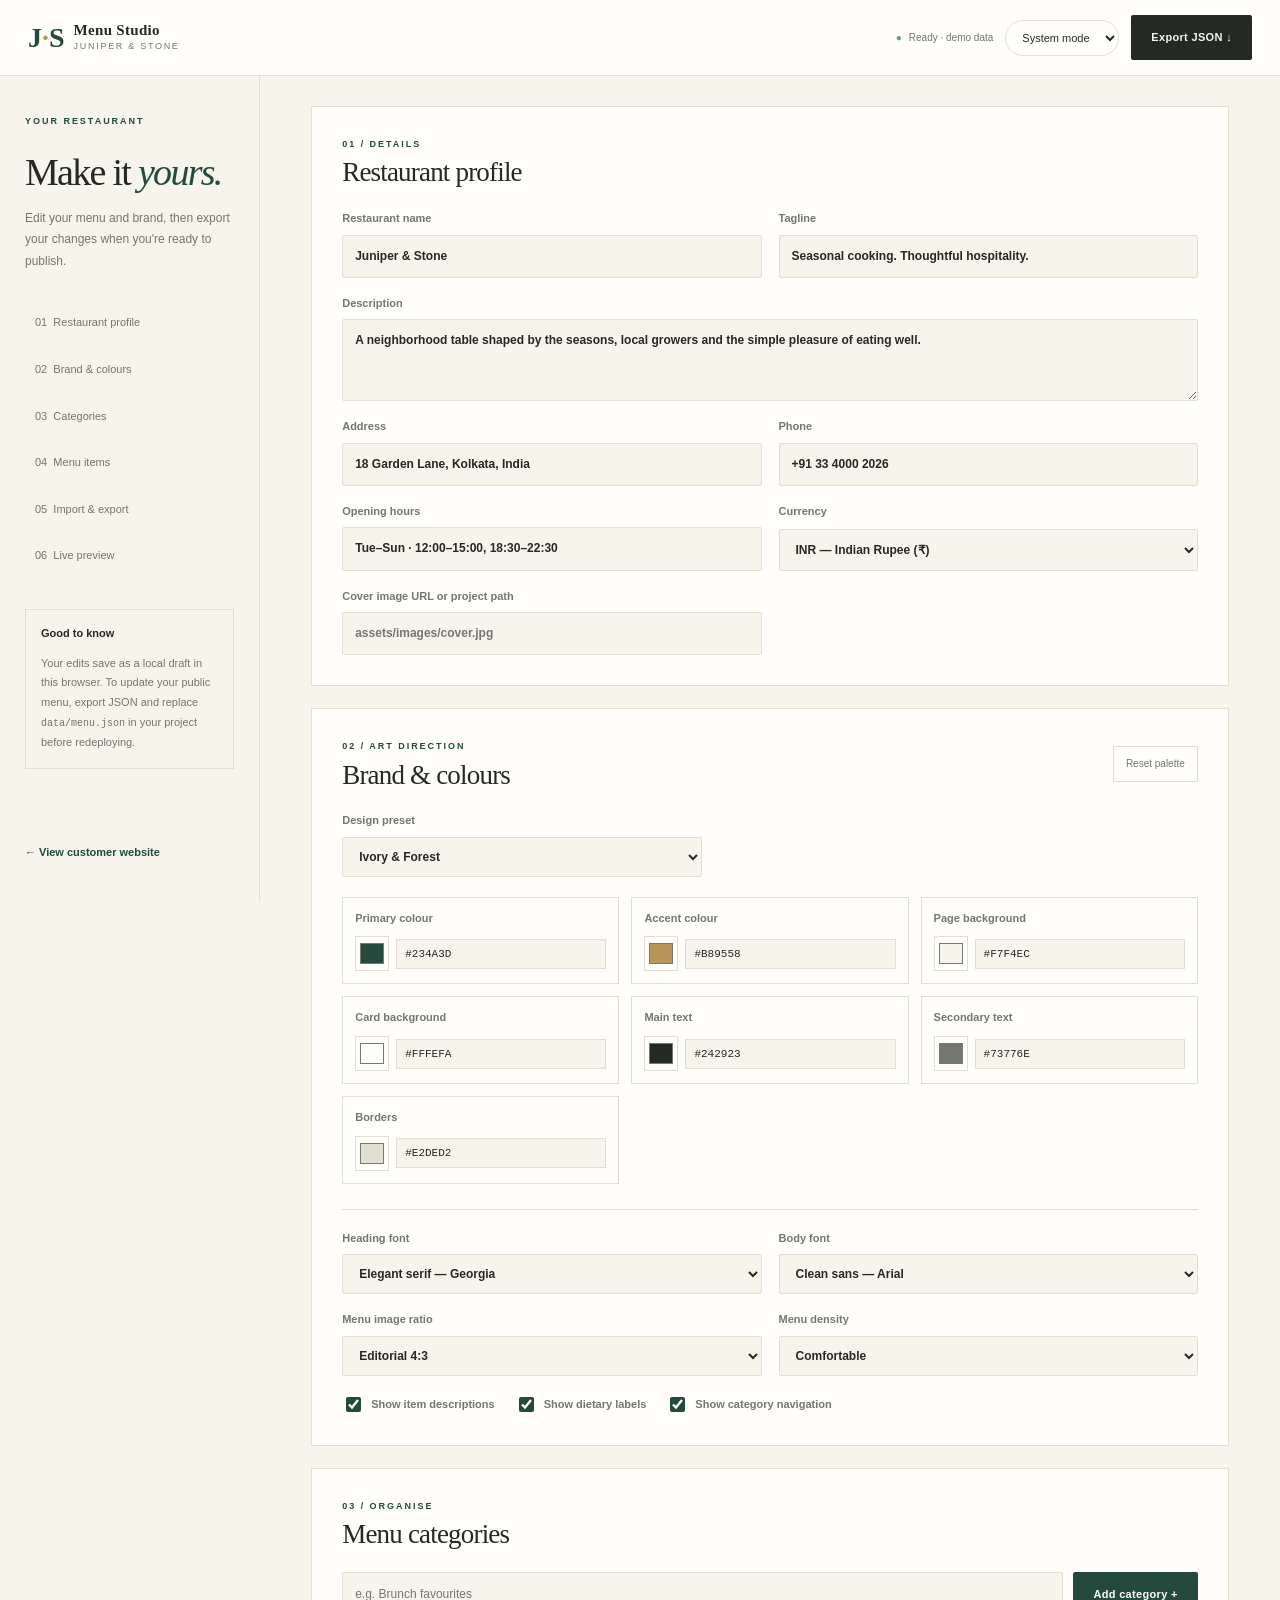
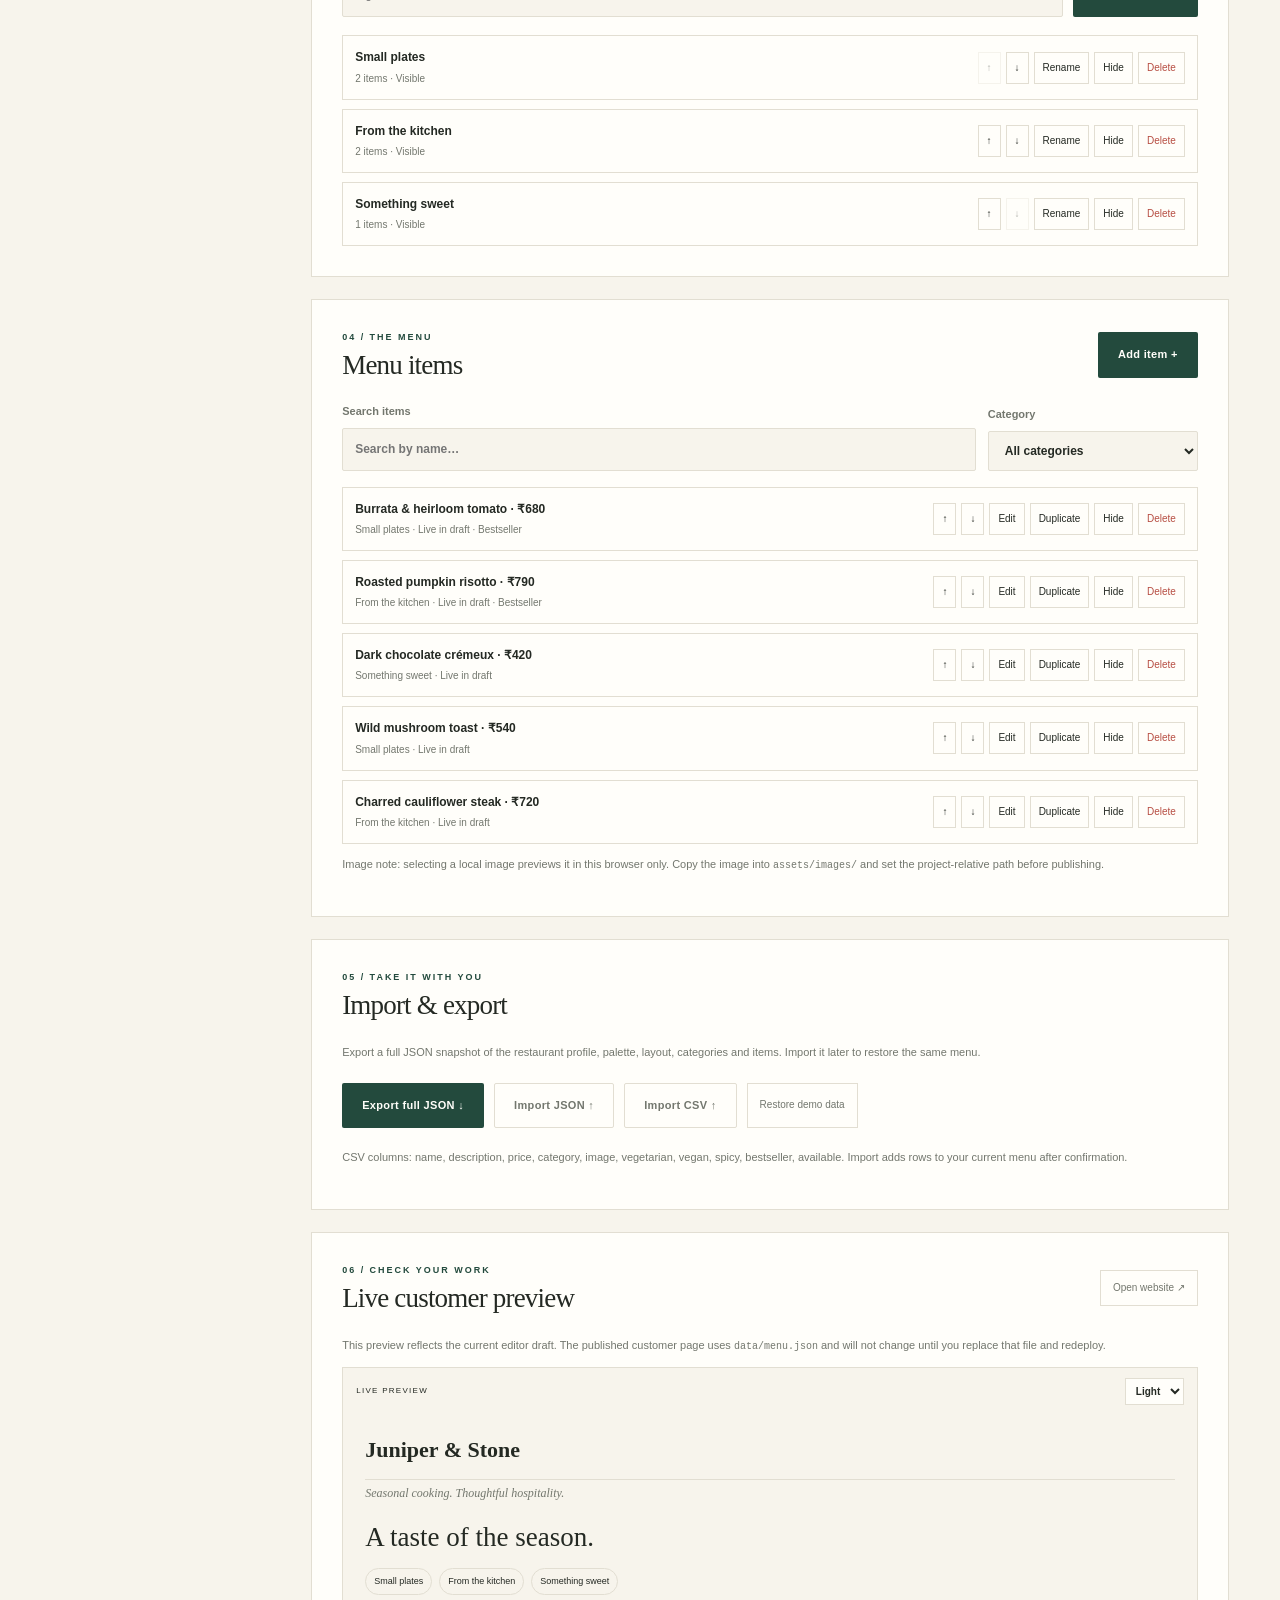
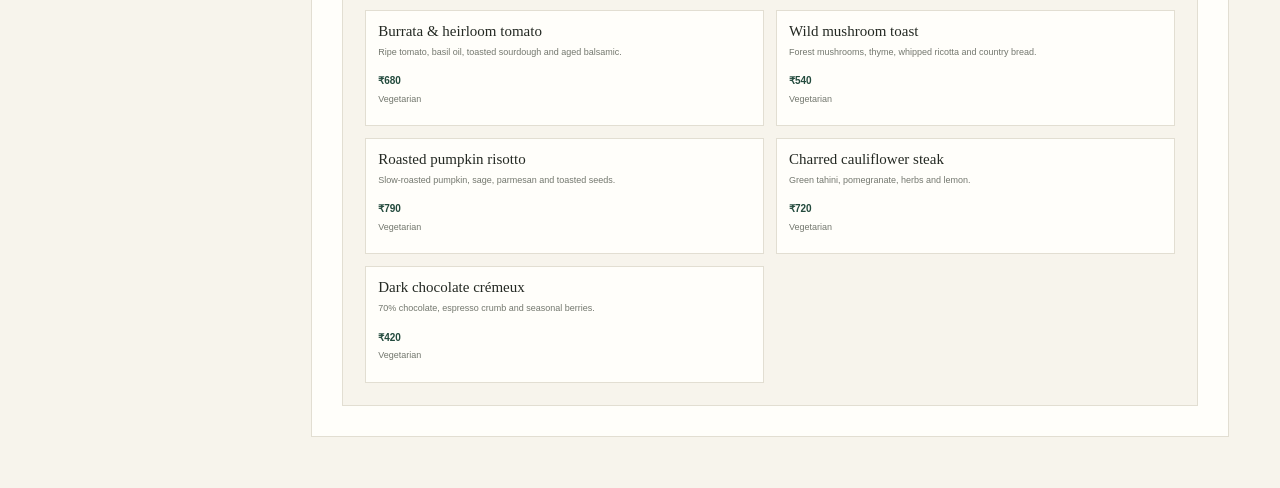
<file: menu-editor.html>
<!doctype html><html lang="en" data-page="editor"><head><meta charset="utf-8"><meta name="viewport" content="width=device-width,initial-scale=1"><meta name="color-scheme" content="light dark"><title>Menu Studio — Juniper & Stone</title><link rel="stylesheet" href="assets/css/styles.css"><link rel="stylesheet" href="assets/css/editor.css"><script>(()=>{let mode='system';try{mode=localStorage.getItem('jstone-editor-appearance')||'system'}catch(e){}const dark=mode==='dark'||(mode==='system'&&window.matchMedia('(prefers-color-scheme: dark)').matches);document.documentElement.dataset.appearance=mode;document.documentElement.dataset.effectiveTheme=dark?'dark':'light'})()</script></head><body class="editor-body"><header class="editor-header"><a class="wordmark" href="index.html"><span class="brand-mark">J<span>·</span>S</span><span><strong>Menu Studio</strong><small>JUNIPER & STONE</small></span></a><div class="editor-header-actions"><span id="saveStatus" class="save-status" role="status">Loading…</span><label class="theme-control"><span class="sr-only">Editor appearance</span><select id="appearance" aria-label="Editor appearance"><option value="system">System mode</option><option value="light">Light mode</option><option value="dark">Dark mode</option></select></label><button class="button button-dark" id="exportJson">Export JSON ↓</button></div></header><main class="studio"><aside class="studio-sidebar"><p class="eyebrow">YOUR RESTAURANT</p><h1>Make it <em>yours.</em></h1><p class="sidebar-intro">Edit your menu and brand, then export your changes when you're ready to publish.</p><nav class="editor-nav" aria-label="Editor sections"><a href="#profile">01&nbsp; Restaurant profile</a><a href="#branding">02&nbsp; Brand & colours</a><a href="#categories">03&nbsp; Categories</a><a href="#items">04&nbsp; Menu items</a><a href="#transfer">05&nbsp; Import & export</a><a href="#preview">06&nbsp; Live preview</a></nav><div class="sidebar-tip"><strong>Good to know</strong><p>Your edits save as a local draft in this browser. To update your public menu, export JSON and replace <code>data/menu.json</code> in your project before redeploying.</p></div><a class="back-link" href="index.html">← View customer website</a></aside><div class="studio-main"><section class="editor-panel" id="profile"><div class="panel-heading"><div><p class="eyebrow">01 / DETAILS</p><h2>Restaurant profile</h2></div></div><div class="form-grid"><label>Restaurant name<input id="pName" required maxlength="90"></label><label>Tagline<input id="pTagline" maxlength="140"></label><label class="full">Description<textarea id="pDescription" rows="3" maxlength="500"></textarea></label><label>Address<input id="pAddress"></label><label>Phone<input id="pPhone" type="tel"></label><label>Opening hours<input id="pHours"></label><label>Currency<select id="pCurrency"><option value="INR">INR — Indian Rupee (₹)</option><option value="USD">USD — US Dollar ($)</option><option value="GBP">GBP — Pound (£)</option><option value="EUR">EUR — Euro (€)</option></select></label><label>Cover image URL or project path<input id="pCover" placeholder="assets/images/cover.jpg"></label></div></section>
<section class="editor-panel" id="branding"><div class="panel-heading"><div><p class="eyebrow">02 / ART DIRECTION</p><h2>Brand & colours</h2></div><button class="quiet-button" id="resetTheme">Reset palette</button></div><label class="wide-label">Design preset<select id="preset"><option value="ivory-forest">Ivory & Forest</option><option value="midnight-luxe">Midnight Luxe</option><option value="terracotta">Terracotta</option><option value="modern-minimal">Modern Minimal</option></select></label><div id="colourControls" class="colour-grid"></div><div class="form-grid typography-grid"><label>Heading font<select id="headingFont"><option value="Georgia">Elegant serif — Georgia</option><option value="Arial">Clean sans — Arial</option><option value="Times New Roman">Classic serif — Times New Roman</option></select></label><label>Body font<select id="bodyFont"><option value="Arial">Clean sans — Arial</option><option value="Georgia">Classic serif — Georgia</option><option value="Verdana">Accessible sans — Verdana</option></select></label><label>Menu image ratio<select id="imageRatio"><option value="4/3">Editorial 4:3</option><option value="1/1">Square 1:1</option><option value="3/2">Landscape 3:2</option></select></label><label>Menu density<select id="spacing"><option value="comfortable">Comfortable</option><option value="compact">Compact</option></select></label></div><div class="check-row"><label><input type="checkbox" id="showDescriptions"> Show item descriptions</label><label><input type="checkbox" id="showDietary"> Show dietary labels</label><label><input type="checkbox" id="showCategoryNav"> Show category navigation</label></div></section>
<section class="editor-panel" id="categories"><div class="panel-heading"><div><p class="eyebrow">03 / ORGANISE</p><h2>Menu categories</h2></div></div><form id="categoryForm" class="inline-form"><label class="sr-only" for="newCategory">New category name</label><input id="newCategory" placeholder="e.g. Brunch favourites" required maxlength="70"><button class="button button-primary" type="submit">Add category +</button></form><div id="categoryList" class="manage-list"></div></section>
<section class="editor-panel" id="items"><div class="panel-heading"><div><p class="eyebrow">04 / THE MENU</p><h2>Menu items</h2></div><button id="addItem" class="button button-primary">Add item +</button></div><div class="filter-row"><label class="search-field">Search items<input id="itemSearch" type="search" placeholder="Search by name…"></label><label>Category<select id="itemFilter"><option value="all">All categories</option></select></label></div><div id="itemList" class="manage-list"></div><p class="helper-text">Image note: selecting a local image previews it in this browser only. Copy the image into <code>assets/images/</code> and set the project-relative path before publishing.</p></section>
<section class="editor-panel" id="transfer"><div class="panel-heading"><div><p class="eyebrow">05 / TAKE IT WITH YOU</p><h2>Import & export</h2></div></div><p class="panel-copy">Export a full JSON snapshot of the restaurant profile, palette, layout, categories and items. Import it later to restore the same menu.</p><div class="transfer-actions"><button class="button button-primary" id="exportJson2">Export full JSON ↓</button><label class="button button-outline file-button">Import JSON ↑<input id="importJson" type="file" accept="application/json,.json" hidden></label><label class="button button-outline file-button">Import CSV ↑<input id="importCsv" type="file" accept="text/csv,.csv" hidden></label><button class="quiet-button" id="resetDemo">Restore demo data</button></div><p class="helper-text">CSV columns: name, description, price, category, image, vegetarian, vegan, spicy, bestseller, available. Import adds rows to your current menu after confirmation.</p><div id="transferMessage" role="status" class="inline-message"></div></section>
<section class="editor-panel preview-panel" id="preview"><div class="panel-heading"><div><p class="eyebrow">06 / CHECK YOUR WORK</p><h2>Live customer preview</h2></div><button class="quiet-button" id="openPreview">Open website ↗</button></div><p class="panel-copy">This preview reflects the current editor draft. The published customer page uses <code>data/menu.json</code> and will not change until you replace that file and redeploy.</p><div class="preview-frame"><div class="preview-toolbar"><span>LIVE PREVIEW</span><label><span class="sr-only">Preview appearance</span><select id="previewTheme"><option value="light">Light</option><option value="dark">Dark</option></select></label></div><div id="previewContent" class="preview-content"></div></div></section></div></main><div id="toast" class="toast" role="status" aria-live="polite"></div><dialog id="itemDialog" class="item-dialog"><form id="itemForm" method="dialog"><div class="dialog-heading"><h2 id="dialogTitle">Add menu item</h2><button type="button" id="closeDialog" class="quiet-button" aria-label="Close dialog">✕</button></div><input type="hidden" id="iId"><div class="form-grid"><label>Item name *<input id="iName" required maxlength="100"></label><label>Price *<input id="iPrice" type="number" min="0" step="0.01" required></label><label class="full">Description<textarea id="iDescription" rows="3" maxlength="400"></textarea></label><label>Category<select id="iCategory" required></select></label><label>Original price (optional)<input id="iOriginal" type="number" min="0" step="0.01"></label><label class="full">Image URL or project-relative path<input id="iImage" placeholder="assets/images/dish.jpg"></label><label class="full">Choose local image for temporary preview<input id="iImageFile" type="file" accept="image/*"><span id="imageHelp" class="field-help">Local preview is not uploaded or saved in exported JSON.</span></label></div><div class="check-row"><label><input type="checkbox" id="iVegetarian"> Vegetarian</label><label><input type="checkbox" id="iVegan"> Vegan</label><label><input type="checkbox" id="iSpicy"> Spicy</label><label><input type="checkbox" id="iBestseller"> Bestseller</label><label><input type="checkbox" id="iAvailable" checked> Available</label><label><input type="checkbox" id="iVisible" checked> Visible on menu</label></div><p id="formError" class="form-error" role="alert"></p><div class="dialog-actions"><button type="button" id="cancelDialog" class="quiet-button">Cancel</button><button type="submit" class="button button-primary">Save item</button></div></form></dialog><script src="assets/js/menu-editor.js"></script></body></html>
</file>
<file: assets/css/styles.css>
@import url('https://fonts.googleapis.com/css2?family=DM+Sans:wght@400;500;600;700&family=Playfair+Display:ital,wght@0,500;0,600;0,700;1,500;1,600&display=swap');
:root{--bg:#f7f4ec;--surface:#fffefa;--text:#242923;--muted:#73776e;--border:#e2ded2;--primary:#234a3d;--accent:#b89558;--shadow:0 18px 55px #292a2410;--serif:'Playfair Display',Georgia,serif;--sans:'DM Sans',Arial,sans-serif;color-scheme:light}html[data-effective-theme="dark"]{--bg:#171b18;--surface:#202621;--text:#f3f0e7;--muted:#b0b4aa;--border:#3a423b;--primary:#8db7a3;--accent:#d4b777;--shadow:0 18px 55px #0004;color-scheme:dark}*{box-sizing:border-box}html{scroll-behavior:smooth;scroll-padding-top:90px}body{margin:0;background:var(--bg);color:var(--text);font-family:var(--sans);line-height:1.6;transition:background .25s,color .25s}a{color:inherit;text-decoration:none}button,input,select,textarea{font:inherit}button,a,select{touch-action:manipulation}button:focus-visible,a:focus-visible,input:focus-visible,select:focus-visible,textarea:focus-visible{outline:3px solid var(--accent);outline-offset:3px}.sr-only{position:absolute;width:1px;height:1px;padding:0;margin:-1px;overflow:hidden;clip:rect(0,0,0,0);white-space:nowrap;border:0}.site-header{height:88px;display:flex;align-items:center;justify-content:space-between;padding:0 clamp(20px,5vw,78px);border-bottom:1px solid var(--border);gap:24px}.wordmark{display:flex;align-items:center;gap:12px;min-width:max-content}.brand-mark{font:600 28px var(--serif);letter-spacing:-3px;color:var(--primary)}.brand-mark span{color:var(--accent);padding:0 3px}.wordmark strong{display:block;font:600 15px var(--serif);letter-spacing:.02em}.wordmark small{display:block;font-size:9px;letter-spacing:.19em;color:var(--muted)}.main-nav{display:flex;gap:clamp(18px,3vw,42px);font-size:12px;color:var(--muted)}.main-nav a:hover,.text-link:hover{color:var(--primary)}.header-actions{display:flex;align-items:center;gap:12px}.theme-control select{background:var(--surface);color:var(--text);border:1px solid var(--border);border-radius:999px;padding:10px 12px;font-size:11px;max-width:130px}.button{display:inline-flex;align-items:center;justify-content:center;gap:18px;border:1px solid transparent;padding:13px 19px;font-size:11px;font-weight:600;letter-spacing:.03em;transition:transform .2s,background .2s;border-radius:2px}.button:hover{transform:translateY(-2px)}.button-dark{background:var(--text);color:var(--bg)}.button-primary{background:var(--primary);color:#fffefa}.mobile-menu{display:none;background:none;border:1px solid var(--border);color:var(--text);padding:8px 10px}.hero{display:grid;grid-template-columns:.92fr 1.08fr;min-height:630px;padding:48px clamp(20px,7vw,108px) 70px;gap:5vw;align-items:center}.hero-copy{padding:30px 0}.eyebrow{font-size:9px;letter-spacing:.22em;font-weight:700;color:var(--primary);display:flex;align-items:center;gap:12px;margin:0 0 24px}.eyebrow-line{width:30px;height:1px;background:var(--accent)}h1,h2{font-family:var(--serif);font-weight:500;letter-spacing:-.045em;line-height:1.06;margin:0}h1{font-size:clamp(48px,6vw,84px)}h1 em,h2 em,.intro-statement em{color:var(--primary);font-weight:500}html[data-effective-theme="dark"] h1 em,html[data-effective-theme="dark"] h2 em,html[data-effective-theme="dark"] .intro-statement em{color:#b7d4c4}.hero-description{max-width:390px;color:var(--muted);font-size:14px;line-height:1.9;margin:26px 0 28px}.hero-cta{display:flex;align-items:center;gap:24px;flex-wrap:wrap}.text-link{font-size:11px;font-weight:600}.text-link span{padding-left:8px;color:var(--accent)}.hero-note{display:flex;gap:13px;align-items:center;margin-top:66px;color:var(--muted);font-size:10px;line-height:1.6}.hero-note strong{color:var(--text);font-weight:600}.note-icon{font-size:26px;color:var(--accent)}.hero-image-wrap{position:relative;height:clamp(410px,48vw,600px);min-width:0}.hero-image{width:100%;height:100%;object-fit:cover;display:block}.image-caption{position:absolute;bottom:0;left:0;right:0;background:#1a211bdc;color:#f7f4ec;display:flex;justify-content:space-between;padding:14px 18px;font-size:8px;letter-spacing:.16em;gap:12px}.image-stamp{position:absolute;right:-20px;top:35px;background:var(--accent);color:#fffefa;border-radius:50%;width:90px;height:90px;display:flex;align-items:center;justify-content:center;flex-direction:column;font-size:8px;letter-spacing:.12em;transform:rotate(10deg)}.image-stamp span:nth-child(2){font-size:21px;line-height:1.2}.intro-strip{border-top:1px solid var(--border);border-bottom:1px solid var(--border);padding:70px 10%;display:grid;grid-template-columns:.7fr 1.5fr .8fr;gap:30px;align-items:center}.intro-strip .eyebrow{margin:0}.intro-statement{font:500 clamp(25px,3vw,39px)/1.35 var(--serif);letter-spacing:-.03em;margin:0}.intro-detail{color:var(--muted);font-size:12px;line-height:1.9;margin:0}.menu-section{padding:100px clamp(20px,8vw,120px)}.section-heading{display:flex;justify-content:space-between;align-items:end;gap:30px;margin-bottom:42px}.section-heading .eyebrow{margin-bottom:20px}h2{font-size:clamp(40px,5vw,65px)}.section-side-note{font-size:12px;color:var(--muted);max-width:280px;margin:0 0 5px;line-height:1.9}.category-nav{display:flex;gap:10px;flex-wrap:wrap;border-bottom:1px solid var(--border);padding-bottom:18px;margin-bottom:26px}.category-button{border:1px solid var(--border);background:transparent;color:var(--muted);padding:10px 16px;font-size:11px;cursor:pointer;border-radius:99px}.category-button[aria-pressed="true"]{background:var(--primary);color:#fff;border-color:var(--primary)}.menu-grid{display:grid;grid-template-columns:repeat(3,minmax(0,1fr));gap:28px}.menu-card{min-width:0}.dish-image-wrap{aspect-ratio:4/3;overflow:hidden;background:var(--border);position:relative}.dish-image{width:100%;height:100%;object-fit:cover;transition:transform .5s}.menu-card:hover .dish-image{transform:scale(1.04)}.dish-badge{position:absolute;left:12px;top:12px;background:var(--surface);color:var(--text);padding:6px 9px;font-size:8px;letter-spacing:.1em;text-transform:uppercase}.dish-topline{display:flex;justify-content:space-between;gap:12px;align-items:start;margin-top:17px}.dish-name{font:500 21px/1.25 var(--serif);margin:0}.dish-price{font-size:13px;font-weight:600;white-space:nowrap;color:var(--primary)}.dish-description{color:var(--muted);font-size:11px;line-height:1.8;margin:10px 0}.dietary-tags{display:flex;gap:7px;flex-wrap:wrap}.dietary-tag{font-size:8px;letter-spacing:.04em;border:1px solid var(--border);padding:4px 7px;color:var(--muted)}.menu-footnote{font-size:10px;color:var(--muted);margin-top:38px}.quote-band{background:var(--primary);color:#fffefa;padding:70px 20px;text-align:center}.quote-mark{font:80px/0.8 var(--serif);color:var(--accent)}.quote-band blockquote{font:italic 500 clamp(25px,4vw,42px)/1.4 var(--serif);max-width:720px;margin:18px auto 24px}.quote-band p{font-size:8px;letter-spacing:.25em;color:#d4c7a8}.visit-section{display:grid;grid-template-columns:1fr 1fr;gap:10%;padding:95px clamp(20px,10vw,150px);align-items:center}.visit-copy>p:not(.eyebrow){font-size:12px;color:var(--muted);line-height:1.9;max-width:360px;margin:22px 0 25px}.visit-details{position:relative;border-top:1px solid var(--border)}.visit-details>div:not(.visit-flower){padding:19px 0;border-bottom:1px solid var(--border)}.detail-label{font-size:8px;letter-spacing:.18em;color:var(--primary);font-weight:700}.visit-details p{font-size:12px;margin:5px 0 0}.visit-flower{position:absolute;right:0;bottom:-48px;font-size:55px;color:var(--accent)}.site-footer{border-top:1px solid var(--border);padding:26px clamp(20px,5vw,78px);display:flex;align-items:center;justify-content:space-between;gap:20px}.site-footer>p,.site-footer>span{font-size:10px;color:var(--muted)}.toast{position:fixed;bottom:18px;left:50%;transform:translate(-50%,20px);opacity:0;background:var(--text);color:var(--bg);padding:10px 16px;font-size:12px;transition:.2s;pointer-events:none;z-index:20}.toast.show{opacity:1;transform:translate(-50%,0)}.empty-state{grid-column:1/-1;padding:40px;border:1px dashed var(--border);color:var(--muted);text-align:center}@media(max-width:900px){.main-nav{gap:16px}.hero{padding-left:5vw;padding-right:5vw;gap:4vw}.intro-strip{grid-template-columns:1fr 2fr;}.intro-detail{grid-column:2}.menu-grid{grid-template-columns:repeat(2,minmax(0,1fr))}.header-actions .button{display:none}}@media(max-width:640px){.site-header{height:72px;padding:0 17px;gap:8px}.wordmark{gap:8px}.brand-mark{font-size:24px}.wordmark strong{font-size:13px}.wordmark small{font-size:8px}.main-nav{display:none;position:absolute;z-index:10;top:71px;left:0;right:0;background:var(--surface);padding:20px;flex-direction:column;border-bottom:1px solid var(--border)}.main-nav.open{display:flex}.mobile-menu{display:block}.theme-control select{max-width:104px;font-size:10px;padding:9px 8px}.hero{grid-template-columns:1fr;padding:36px 20px 45px;gap:25px}.hero-copy{padding:10px 0 0}.hero h1{font-size:clamp(47px,12vw,68px)}.hero-description{font-size:13px;margin:20px 0}.hero-note{margin-top:28px}.hero-image-wrap{height:370px;margin-right:8px}.image-stamp{width:70px;height:70px;right:-8px;top:18px}.image-caption{font-size:7px;padding:11px}.intro-strip{padding:45px 22px;grid-template-columns:1fr;gap:16px}.intro-strip .eyebrow{margin-bottom:0}.intro-detail{grid-column:auto}.menu-section{padding:65px 20px}.section-heading{align-items:start;flex-direction:column;margin-bottom:28px;gap:14px}.section-side-note{max-width:330px}.menu-grid{grid-template-columns:1fr;gap:32px}.dish-name{font-size:22px}.dish-image-wrap{aspect-ratio:1.35}.quote-band{padding:55px 20px}.visit-section{grid-template-columns:1fr;padding:65px 22px;gap:42px}.site-footer{flex-wrap:wrap;padding:24px 20px}.site-footer>p{order:3;flex-basis:100%;margin:0}.site-footer>span{font-size:9px}}@media(prefers-reduced-motion:reduce){*,*::before,*::after{scroll-behavior:auto!important;animation-duration:.01ms!important;transition-duration:.01ms!important}}
</file>
<file: assets/css/editor.css>
.editor-body{min-height:100vh}.editor-header{height:76px;border-bottom:1px solid var(--border);padding:0 28px;display:flex;justify-content:space-between;align-items:center;gap:16px;background:var(--surface)}.editor-header-actions{display:flex;align-items:center;gap:12px}.save-status{font-size:10px;color:var(--muted)}.save-status::before{content:'●';color:#6b9c75;margin-right:7px}.studio{display:grid;grid-template-columns:260px minmax(0,1fr);max-width:1500px;margin:auto}.studio-sidebar{position:sticky;top:0;align-self:start;min-height:calc(100vh - 76px);padding:38px 25px;border-right:1px solid var(--border);display:flex;flex-direction:column}.studio-sidebar h1{font-size:38px}.studio-sidebar h1 em{color:var(--primary)}.sidebar-intro{font-size:12px;color:var(--muted);line-height:1.8;margin:15px 0 30px}.editor-nav{display:grid;gap:5px}.editor-nav a{font-size:11px;padding:12px 10px;border-radius:3px;color:var(--muted)}.editor-nav a:hover{background:var(--bg);color:var(--text)}.sidebar-tip{margin-top:32px;padding:15px;background:var(--bg);border:1px solid var(--border);font-size:11px}.sidebar-tip p{color:var(--muted);line-height:1.8;margin-bottom:0}.sidebar-tip code,.helper-text code,.panel-copy code{font-size:10px;overflow-wrap:anywhere}.back-link{margin-top:auto;padding-top:28px;font-size:11px;color:var(--primary);font-weight:600}.studio-main{padding:30px clamp(16px,4vw,58px);min-width:0;max-width:1150px}.editor-panel{background:var(--surface);border:1px solid var(--border);padding:clamp(18px,3vw,30px);margin-bottom:22px;scroll-margin-top:18px;min-width:0}.panel-heading{display:flex;justify-content:space-between;align-items:center;gap:14px;margin-bottom:23px}.panel-heading .eyebrow{margin-bottom:7px}.panel-heading h2{font-size:27px;letter-spacing:-.03em}.editor-panel label{font-size:11px;font-weight:600;color:var(--muted);display:grid;gap:7px;min-width:0}.form-grid{display:grid;grid-template-columns:repeat(2,minmax(0,1fr));gap:17px}.form-grid .full{grid-column:1/-1}.form-grid input,.form-grid textarea,.form-grid select,.inline-form input,.filter-row input,.filter-row select,.wide-label select,.manage-list input,.manage-list select{width:100%;min-width:0;border:1px solid var(--border);background:var(--bg);color:var(--text);border-radius:2px;padding:11px 12px;font-size:12px;outline-offset:2px}.form-grid textarea{resize:vertical}.wide-label{max-width:360px;margin-bottom:20px}.colour-grid{display:grid;grid-template-columns:repeat(3,minmax(0,1fr));gap:12px;margin:20px 0 25px}.colour-control{border:1px solid var(--border);padding:12px;min-width:0}.colour-control label{display:block;margin-bottom:9px}.colour-pair{display:flex;gap:7px;align-items:center}.colour-pair input[type=color]{width:34px;height:35px;padding:2px;border:1px solid var(--border);background:var(--surface);flex-shrink:0}.colour-pair input[type=text]{min-width:0;width:100%;padding:8px;border:1px solid var(--border);background:var(--bg);color:var(--text);font:11px monospace;text-transform:uppercase}.typography-grid{padding-top:20px;border-top:1px solid var(--border)}.check-row{display:flex;flex-wrap:wrap;gap:12px 20px;margin-top:18px}.check-row label{display:flex;align-items:center;gap:7px;font-size:11px}.check-row input{accent-color:var(--primary);width:15px;height:15px}.inline-form{display:flex;gap:10px;margin-bottom:18px}.inline-form input{flex:1}.button-primary{background:var(--primary);color:#fffefa}.button-outline{border-color:var(--border);color:var(--text);background:transparent}.quiet-button{background:transparent;color:var(--muted);border:1px solid var(--border);padding:9px 12px;font-size:10px;cursor:pointer}.manage-list{display:grid;gap:9px}.manage-row{border:1px solid var(--border);padding:12px;display:flex;align-items:center;gap:10px;min-width:0}.manage-row-main{min-width:0;flex:1}.manage-row-title{font-size:12px;font-weight:600;overflow-wrap:anywhere}.manage-row-meta{font-size:10px;color:var(--muted);margin-top:3px}.row-actions{display:flex;gap:5px;flex-wrap:wrap;justify-content:end}.row-actions button{border:1px solid var(--border);background:transparent;color:var(--text);padding:7px 8px;font-size:10px;cursor:pointer}.row-actions button:disabled{opacity:.35;cursor:not-allowed}.row-actions .danger{color:#b74e43}.filter-row{display:flex;gap:12px;align-items:end;margin-bottom:16px}.filter-row label{flex:1}.filter-row label:not(.search-field){max-width:210px}.helper-text,.panel-copy{font-size:11px;line-height:1.8;color:var(--muted)}.transfer-actions{display:flex;gap:10px;flex-wrap:wrap;margin:20px 0}.file-button{cursor:pointer}.inline-message{font-size:11px;color:var(--primary)}.preview-frame{border:1px solid var(--border);overflow:hidden}.preview-toolbar{display:flex;align-items:center;justify-content:space-between;padding:10px 13px;background:var(--bg);font-size:8px;letter-spacing:.16em}.preview-toolbar select{border:1px solid var(--border);background:var(--surface);color:var(--text);padding:6px;font-size:10px}.preview-content{--pbg:#f7f4ec;--psurface:#fffefa;--ptext:#242923;--pmuted:#73776e;--pprimary:#234a3d;--pborder:#e2ded2;background:var(--pbg);color:var(--ptext);padding:22px;min-height:260px}.preview-content.dark{--pbg:#171a1b;--psurface:#222627;--ptext:#f3f0e8;--pmuted:#b5b7b0;--pprimary:#c7a66a;--pborder:#3b4140}.preview-brand{font:600 22px var(--serif);padding-bottom:16px;border-bottom:1px solid var(--pborder)}.preview-tagline{font:italic 12px var(--serif);color:var(--pmuted);margin:6px 0 20px}.preview-title{font:500 27px/1.2 var(--serif);margin:0 0 15px}.preview-cats{display:flex;flex-wrap:wrap;gap:7px;margin-bottom:15px}.preview-cats span{border:1px solid var(--pborder);border-radius:99px;padding:5px 8px;font-size:9px}.preview-items{display:grid;grid-template-columns:repeat(2,minmax(0,1fr));gap:12px}.preview-item{background:var(--psurface);border:1px solid var(--pborder);padding:12px;min-width:0}.preview-item h4{font:500 15px var(--serif);margin:0 0 5px;overflow-wrap:anywhere}.preview-item p{font-size:9px;color:var(--pmuted);margin:0 0 7px;line-height:1.6}.preview-item strong{font-size:10px;color:var(--pprimary)}.item-dialog{width:min(620px,calc(100% - 24px));max-height:90vh;overflow:auto;border:1px solid var(--border);background:var(--surface);color:var(--text);padding:24px;box-shadow:0 20px 90px #0005}.item-dialog::backdrop{background:#111a}.dialog-heading{display:flex;align-items:center;justify-content:space-between;margin-bottom:20px}.dialog-heading h2{font-size:28px}.field-help{font-size:10px;color:var(--muted);font-weight:400}.form-error{color:#c14f43;font-size:11px;min-height:1em}.dialog-actions{display:flex;justify-content:end;gap:10px;margin-top:15px}.editor-body .toast{z-index:30}@media(max-width:900px){.studio{grid-template-columns:210px minmax(0,1fr)}.studio-sidebar{padding:28px 16px}.editor-header{padding:0 16px}.editor-header .button{padding:10px}.colour-grid{grid-template-columns:repeat(2,minmax(0,1fr))}.studio-main{padding:20px 14px}}@media(max-width:650px){.editor-header{height:auto;min-height:68px;padding:12px;align-items:flex-start}.editor-header-actions{gap:6px;flex-wrap:wrap;justify-content:end}.save-status{display:none}.editor-header-actions .button{font-size:9px;padding:9px}.editor-header .wordmark strong{font-size:12px}.studio{display:block}.studio-sidebar{position:static;min-height:0;padding:18px;border-right:0;border-bottom:1px solid var(--border)}.studio-sidebar h1{font-size:30px}.sidebar-intro{margin:8px 0 15px}.editor-nav{grid-template-columns:repeat(2,minmax(0,1fr));gap:2px}.editor-nav a{padding:8px 5px;font-size:10px}.sidebar-tip{display:none}.back-link{padding-top:15px}.studio-main{padding:14px 10px}.editor-panel{padding:16px;margin-bottom:13px}.panel-heading h2{font-size:24px}.form-grid{grid-template-columns:1fr}.form-grid .full{grid-column:auto}.colour-grid{grid-template-columns:repeat(2,minmax(0,1fr));gap:8px}.colour-control{padding:8px}.colour-control label{font-size:10px}.inline-form{flex-direction:column}.inline-form .button{width:100%}.filter-row{align-items:stretch;flex-direction:column}.filter-row label:not(.search-field){max-width:none}.manage-row{align-items:flex-start;flex-wrap:wrap}.row-actions{justify-content:start;width:100%}.preview-content{padding:13px}.preview-items{grid-template-columns:1fr}.transfer-actions>*{width:100%;justify-content:center}.item-dialog{padding:16px}.check-row{gap:12px}.check-row label{width:calc(50% - 10px)}}@media(prefers-reduced-motion:reduce){*,*::before,*::after{transition:none!important;animation:none!important}}
</file>
